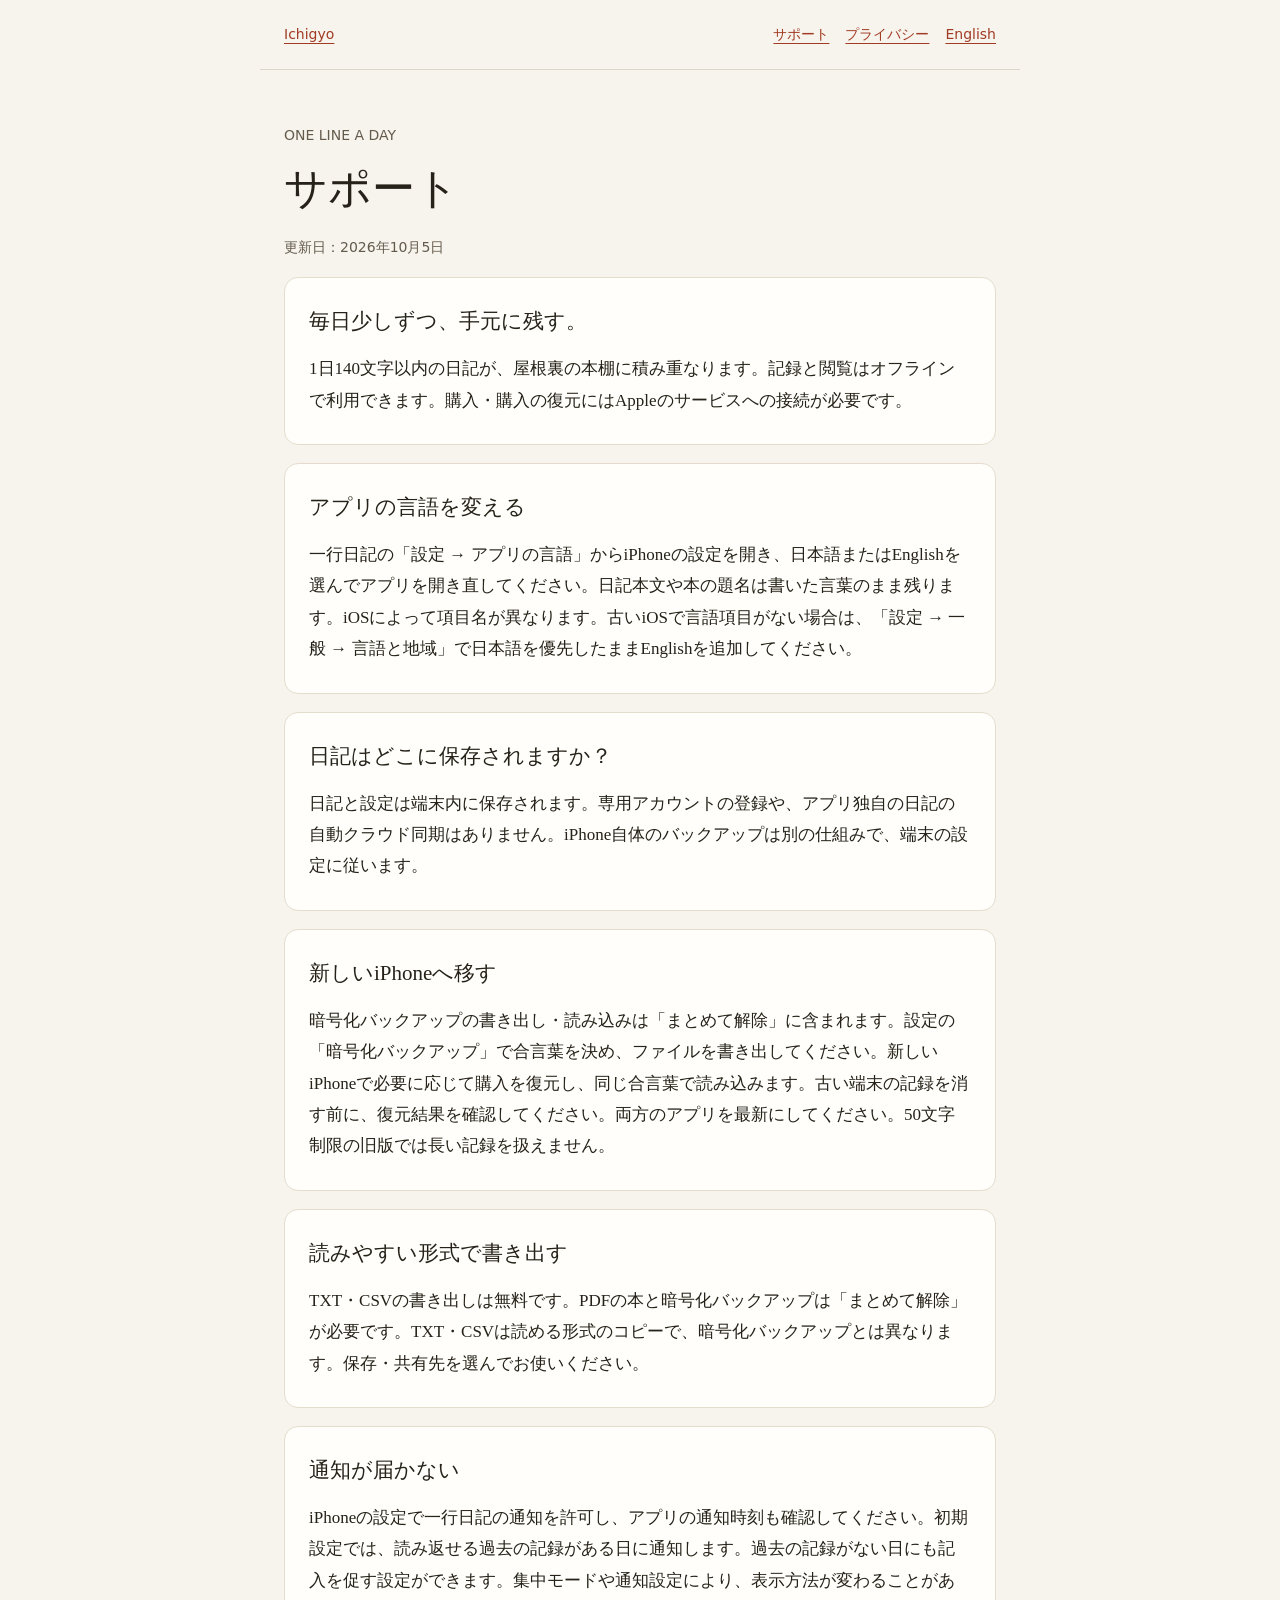
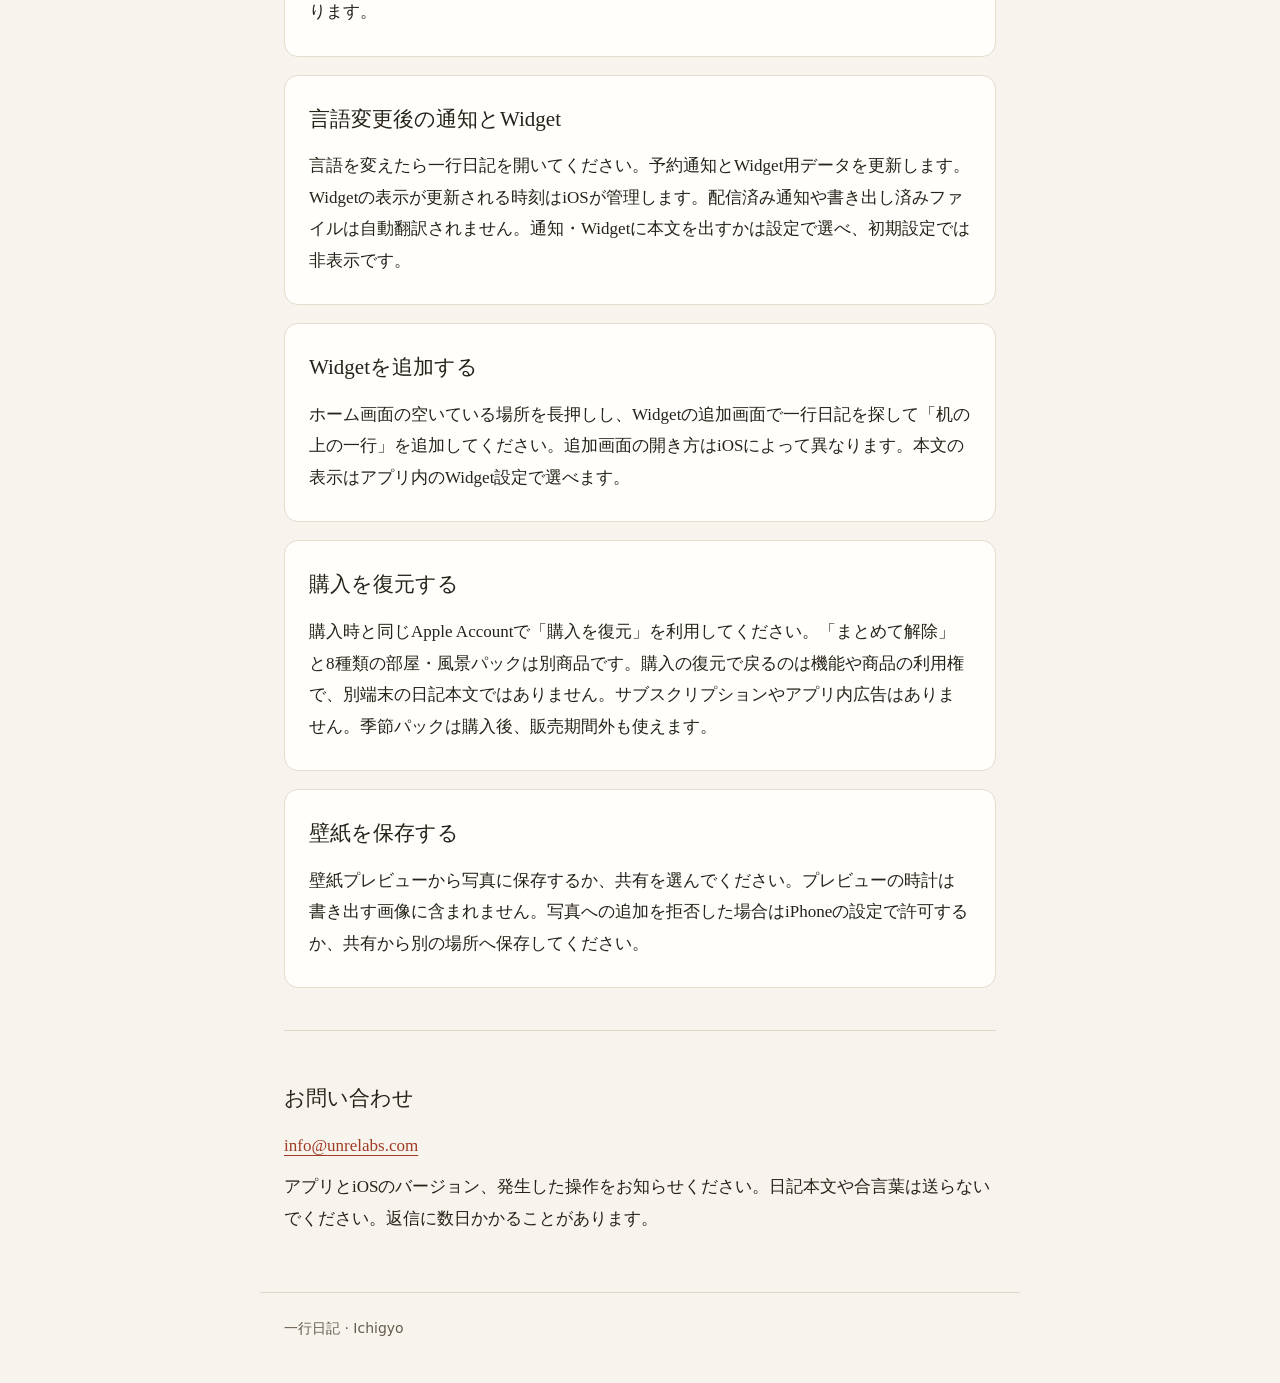
<file: index.html>
<!doctype html><html lang="ja"><head><meta charset="utf-8"><meta name="viewport" content="width=device-width,initial-scale=1"><title>Ichigyo — サポート</title><meta name="description" content="サポート for Ichigyo, a private one-line diary."><link rel="stylesheet" href="style.css"></head><body><a class="skip" href="#content">本文へ</a><header><a href="index.html">Ichigyo</a><nav aria-label="案内"><a href="index.html">サポート</a><a href="privacy.html">プライバシー</a><a href="en/index.html" lang="en" hreflang="en">English</a></nav></header><main id="content"><p class="eyebrow">ONE LINE A DAY</p><h1>サポート</h1><p class="date">更新日：2026年10月5日</p><section class="card"><h2>毎日少しずつ、手元に残す。</h2><p>1日140文字以内の日記が、屋根裏の本棚に積み重なります。記録と閲覧はオフラインで利用できます。購入・購入の復元にはAppleのサービスへの接続が必要です。</p></section><section class="card"><h2>アプリの言語を変える</h2><p>一行日記の「設定 → アプリの言語」からiPhoneの設定を開き、日本語またはEnglishを選んでアプリを開き直してください。日記本文や本の題名は書いた言葉のまま残ります。iOSによって項目名が異なります。古いiOSで言語項目がない場合は、「設定 → 一般 → 言語と地域」で日本語を優先したままEnglishを追加してください。</p></section><section class="card"><h2>日記はどこに保存されますか？</h2><p>日記と設定は端末内に保存されます。専用アカウントの登録や、アプリ独自の日記の自動クラウド同期はありません。iPhone自体のバックアップは別の仕組みで、端末の設定に従います。</p></section><section class="card"><h2>新しいiPhoneへ移す</h2><p>暗号化バックアップの書き出し・読み込みは「まとめて解除」に含まれます。設定の「暗号化バックアップ」で合言葉を決め、ファイルを書き出してください。新しいiPhoneで必要に応じて購入を復元し、同じ合言葉で読み込みます。古い端末の記録を消す前に、復元結果を確認してください。両方のアプリを最新にしてください。50文字制限の旧版では長い記録を扱えません。</p></section><section class="card"><h2>読みやすい形式で書き出す</h2><p>TXT・CSVの書き出しは無料です。PDFの本と暗号化バックアップは「まとめて解除」が必要です。TXT・CSVは読める形式のコピーで、暗号化バックアップとは異なります。保存・共有先を選んでお使いください。</p></section><section class="card"><h2>通知が届かない</h2><p>iPhoneの設定で一行日記の通知を許可し、アプリの通知時刻も確認してください。初期設定では、読み返せる過去の記録がある日に通知します。過去の記録がない日にも記入を促す設定ができます。集中モードや通知設定により、表示方法が変わることがあります。</p></section><section class="card"><h2>言語変更後の通知とWidget</h2><p>言語を変えたら一行日記を開いてください。予約通知とWidget用データを更新します。Widgetの表示が更新される時刻はiOSが管理します。配信済み通知や書き出し済みファイルは自動翻訳されません。通知・Widgetに本文を出すかは設定で選べ、初期設定では非表示です。</p></section><section class="card"><h2>Widgetを追加する</h2><p>ホーム画面の空いている場所を長押しし、Widgetの追加画面で一行日記を探して「机の上の一行」を追加してください。追加画面の開き方はiOSによって異なります。本文の表示はアプリ内のWidget設定で選べます。</p></section><section class="card"><h2>購入を復元する</h2><p>購入時と同じApple Accountで「購入を復元」を利用してください。「まとめて解除」と8種類の部屋・風景パックは別商品です。購入の復元で戻るのは機能や商品の利用権で、別端末の日記本文ではありません。サブスクリプションやアプリ内広告はありません。季節パックは購入後、販売期間外も使えます。</p></section><section class="card"><h2>壁紙を保存する</h2><p>壁紙プレビューから写真に保存するか、共有を選んでください。プレビューの時計は書き出す画像に含まれません。写真への追加を拒否した場合はiPhoneの設定で許可するか、共有から別の場所へ保存してください。</p></section><section class="contact"><h2>お問い合わせ</h2><p><a href="mailto:info@unrelabs.com">info@unrelabs.com</a></p><p>アプリとiOSのバージョン、発生した操作をお知らせください。日記本文や合言葉は送らないでください。返信に数日かかることがあります。</p></section></main><footer>一行日記 · Ichigyo</footer></body></html>
</file>
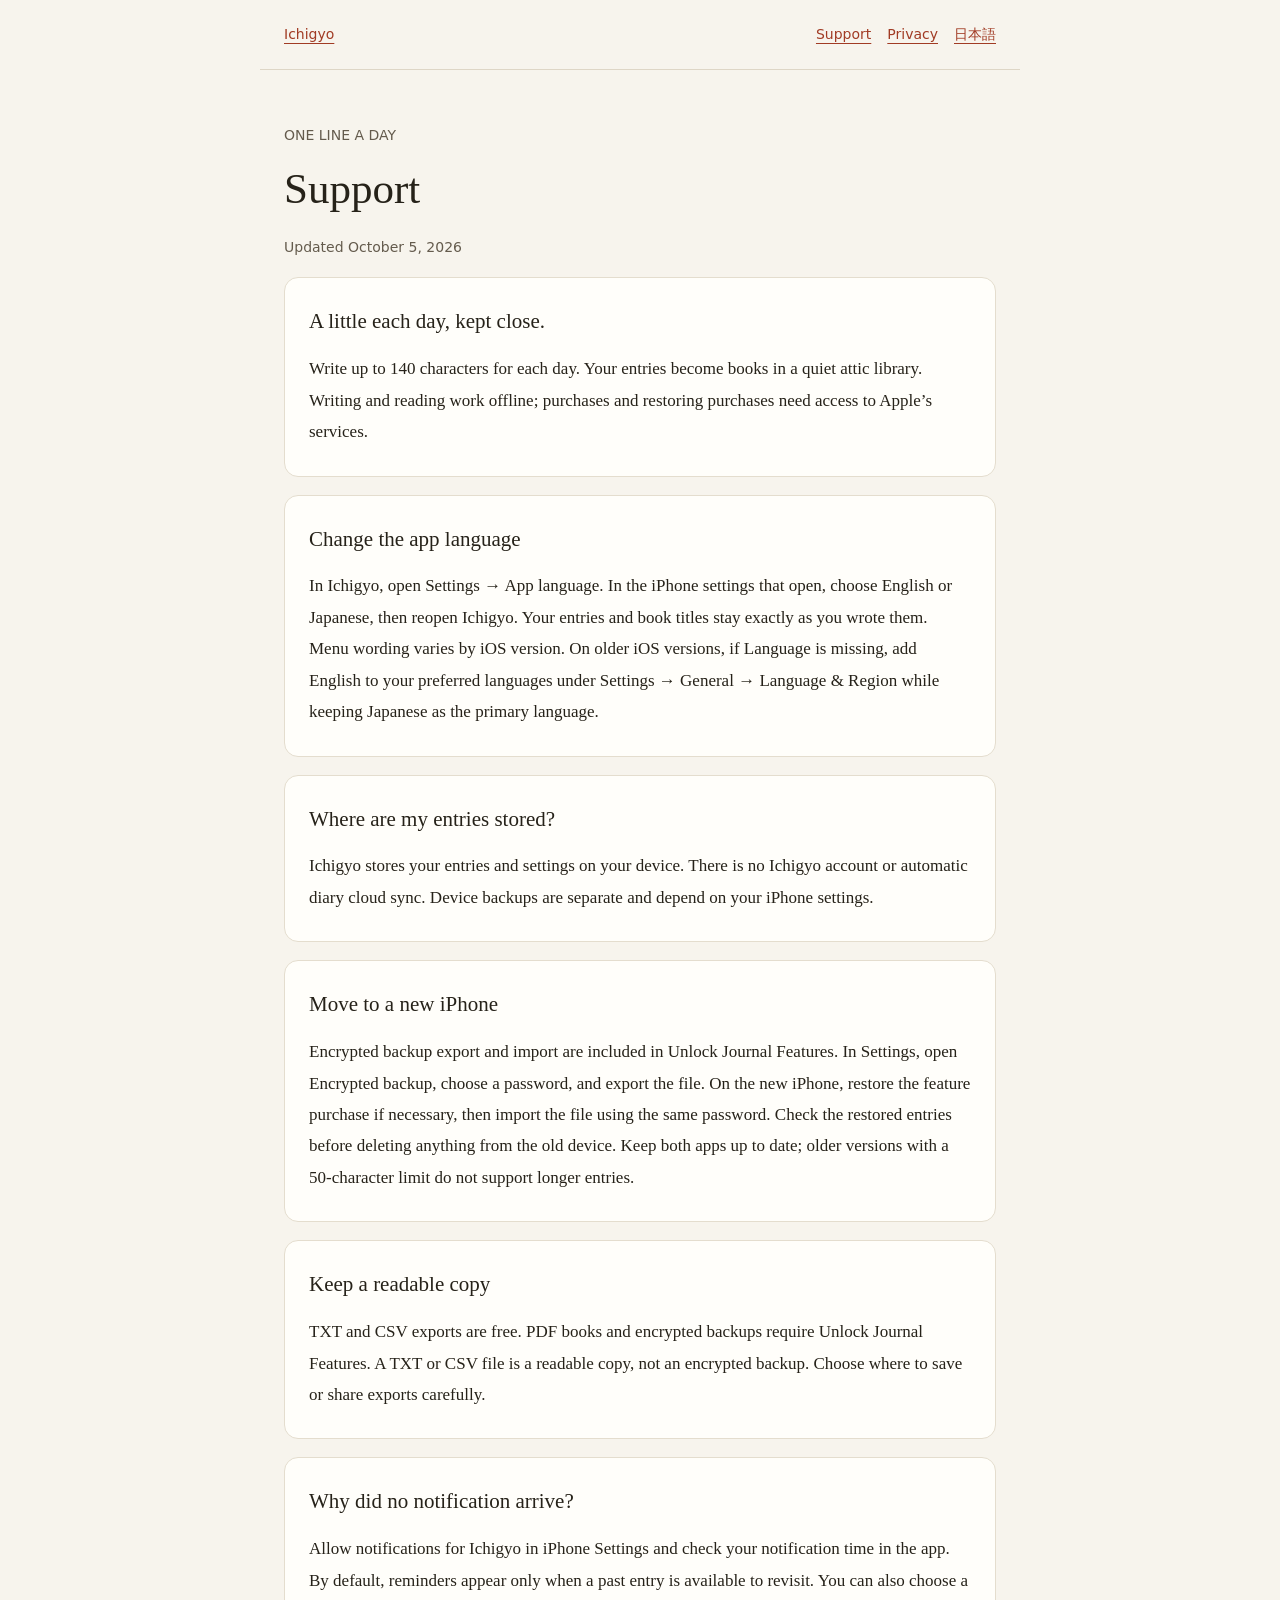
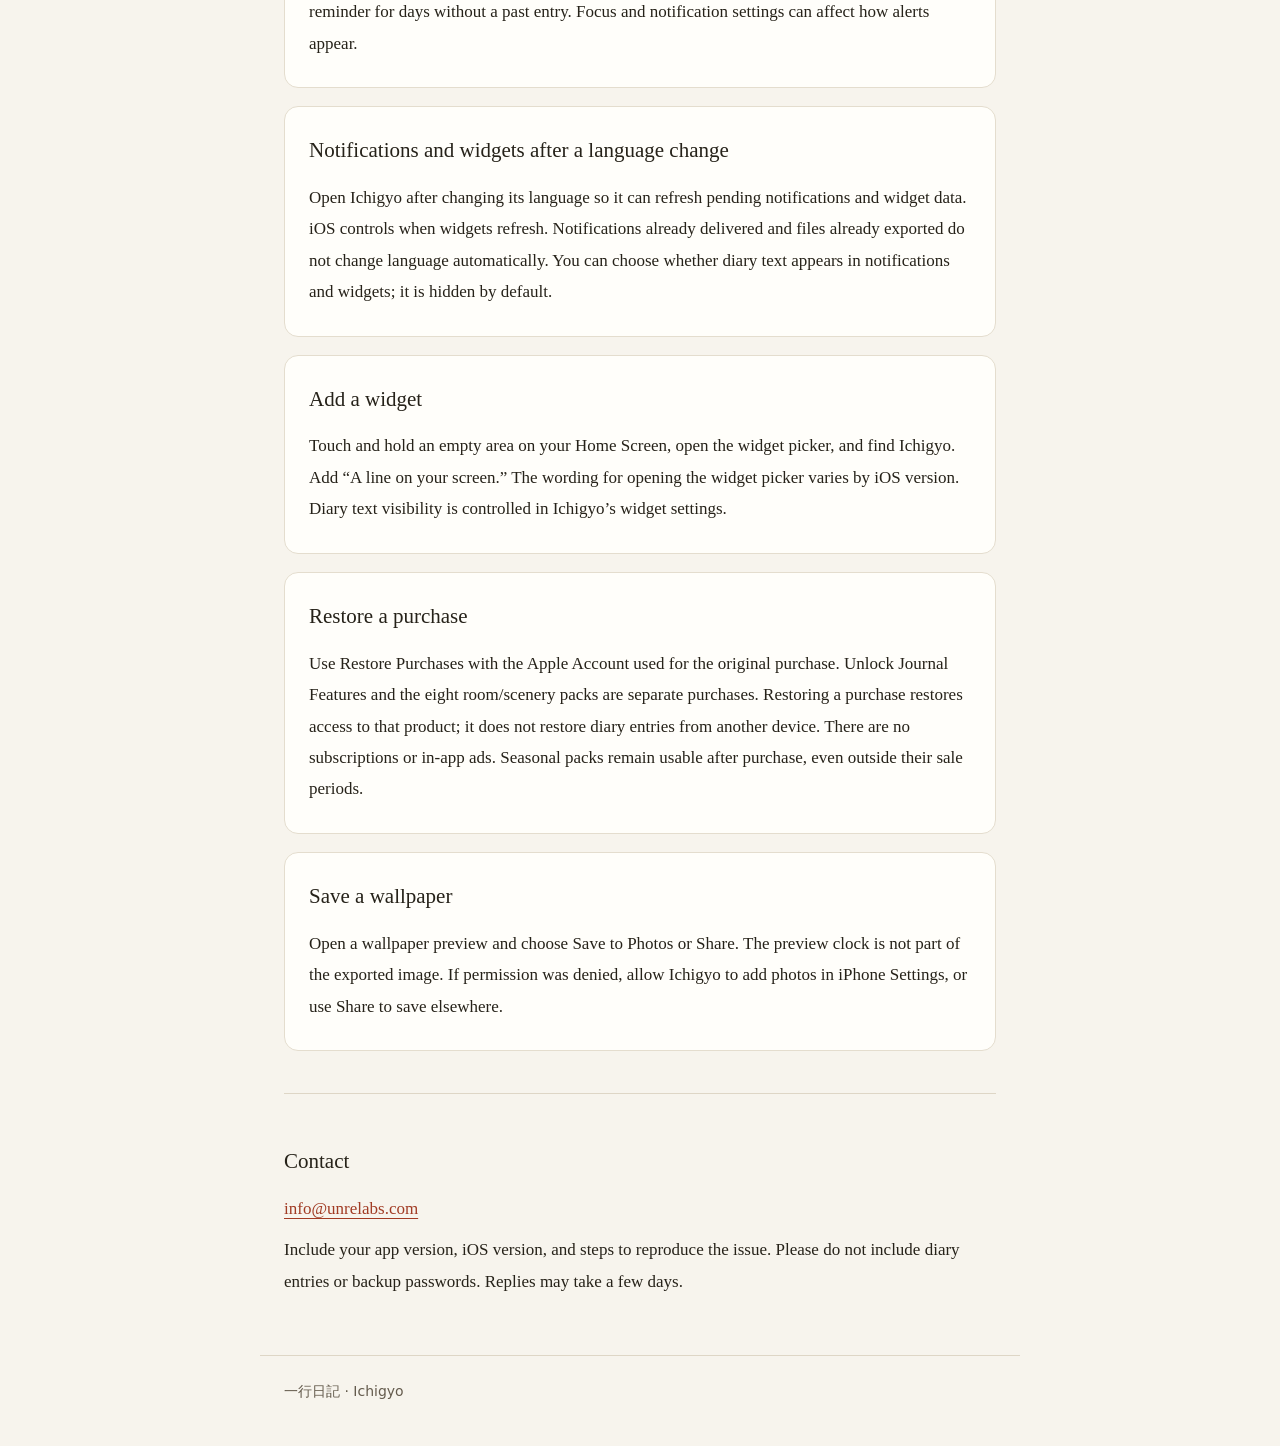
<file: en/index.html>
<!doctype html><html lang="en"><head><meta charset="utf-8"><meta name="viewport" content="width=device-width,initial-scale=1"><title>Ichigyo — Support</title><meta name="description" content="Support for Ichigyo, a private one-line diary."><link rel="stylesheet" href="../style.css"></head><body><a class="skip" href="#content">Skip to content</a><header><a href="index.html">Ichigyo</a><nav aria-label="Navigation"><a href="index.html">Support</a><a href="privacy.html">Privacy</a><a href="../index.html" lang="ja" hreflang="ja">日本語</a></nav></header><main id="content"><p class="eyebrow">ONE LINE A DAY</p><h1>Support</h1><p class="date">Updated October 5, 2026</p><section class="card"><h2>A little each day, kept close.</h2><p>Write up to 140 characters for each day. Your entries become books in a quiet attic library. Writing and reading work offline; purchases and restoring purchases need access to Apple’s services.</p></section><section class="card"><h2>Change the app language</h2><p>In Ichigyo, open Settings → App language. In the iPhone settings that open, choose English or Japanese, then reopen Ichigyo. Your entries and book titles stay exactly as you wrote them. Menu wording varies by iOS version. On older iOS versions, if Language is missing, add English to your preferred languages under Settings → General → Language &amp; Region while keeping Japanese as the primary language.</p></section><section class="card"><h2>Where are my entries stored?</h2><p>Ichigyo stores your entries and settings on your device. There is no Ichigyo account or automatic diary cloud sync. Device backups are separate and depend on your iPhone settings.</p></section><section class="card"><h2>Move to a new iPhone</h2><p>Encrypted backup export and import are included in Unlock Journal Features. In Settings, open Encrypted backup, choose a password, and export the file. On the new iPhone, restore the feature purchase if necessary, then import the file using the same password. Check the restored entries before deleting anything from the old device. Keep both apps up to date; older versions with a 50-character limit do not support longer entries.</p></section><section class="card"><h2>Keep a readable copy</h2><p>TXT and CSV exports are free. PDF books and encrypted backups require Unlock Journal Features. A TXT or CSV file is a readable copy, not an encrypted backup. Choose where to save or share exports carefully.</p></section><section class="card"><h2>Why did no notification arrive?</h2><p>Allow notifications for Ichigyo in iPhone Settings and check your notification time in the app. By default, reminders appear only when a past entry is available to revisit. You can also choose a reminder for days without a past entry. Focus and notification settings can affect how alerts appear.</p></section><section class="card"><h2>Notifications and widgets after a language change</h2><p>Open Ichigyo after changing its language so it can refresh pending notifications and widget data. iOS controls when widgets refresh. Notifications already delivered and files already exported do not change language automatically. You can choose whether diary text appears in notifications and widgets; it is hidden by default.</p></section><section class="card"><h2>Add a widget</h2><p>Touch and hold an empty area on your Home Screen, open the widget picker, and find Ichigyo. Add “A line on your screen.” The wording for opening the widget picker varies by iOS version. Diary text visibility is controlled in Ichigyo’s widget settings.</p></section><section class="card"><h2>Restore a purchase</h2><p>Use Restore Purchases with the Apple Account used for the original purchase. Unlock Journal Features and the eight room/scenery packs are separate purchases. Restoring a purchase restores access to that product; it does not restore diary entries from another device. There are no subscriptions or in-app ads. Seasonal packs remain usable after purchase, even outside their sale periods.</p></section><section class="card"><h2>Save a wallpaper</h2><p>Open a wallpaper preview and choose Save to Photos or Share. The preview clock is not part of the exported image. If permission was denied, allow Ichigyo to add photos in iPhone Settings, or use Share to save elsewhere.</p></section><section class="contact"><h2>Contact</h2><p><a href="mailto:info@unrelabs.com">info@unrelabs.com</a></p><p>Include your app version, iOS version, and steps to reproduce the issue. Please do not include diary entries or backup passwords. Replies may take a few days.</p></section></main><footer>一行日記 · Ichigyo</footer></body></html>
</file>
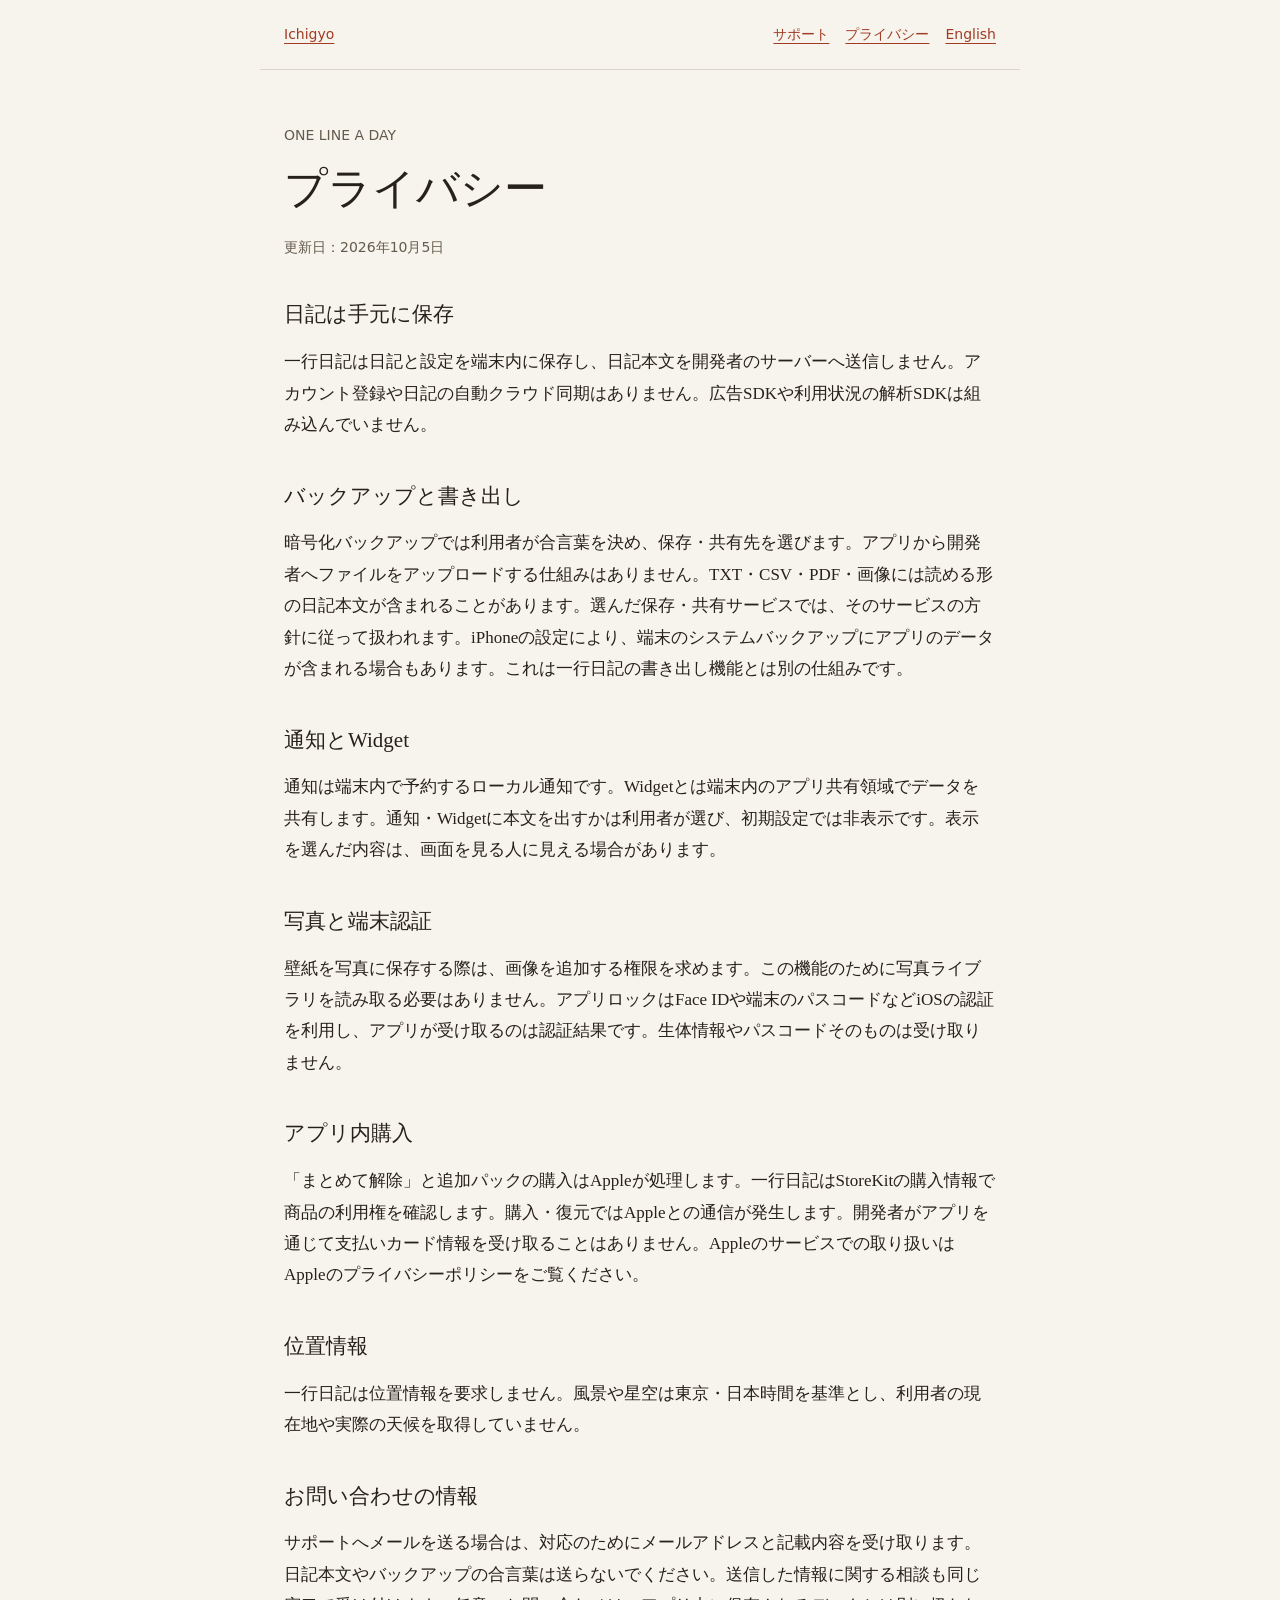
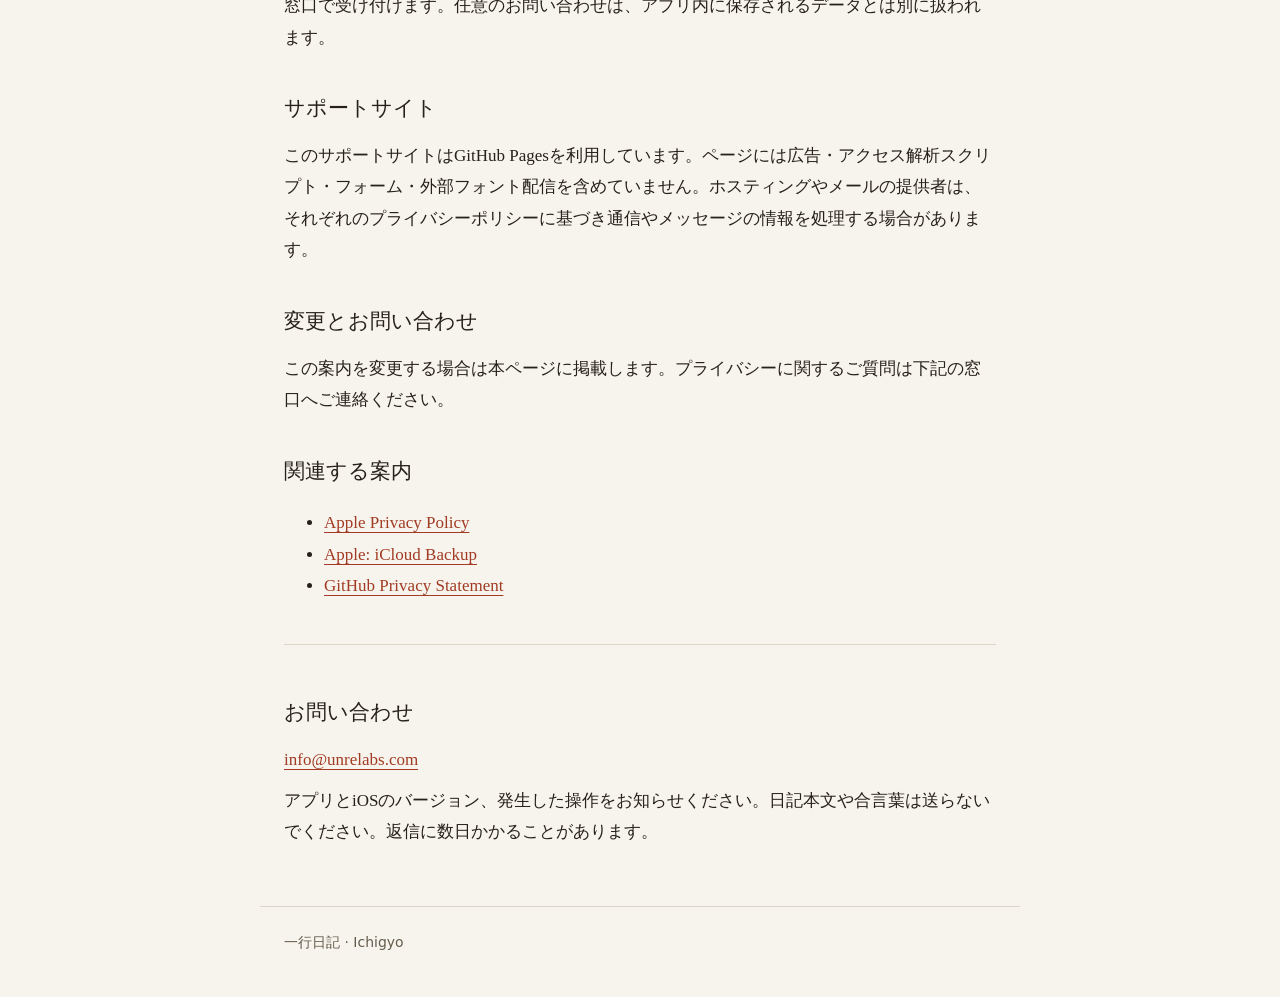
<file: privacy.html>
<!doctype html><html lang="ja"><head><meta charset="utf-8"><meta name="viewport" content="width=device-width,initial-scale=1"><title>Ichigyo — プライバシー</title><meta name="description" content="プライバシー for Ichigyo, a private one-line diary."><link rel="stylesheet" href="style.css"></head><body><a class="skip" href="#content">本文へ</a><header><a href="index.html">Ichigyo</a><nav aria-label="案内"><a href="index.html">サポート</a><a href="privacy.html">プライバシー</a><a href="en/privacy.html" lang="en" hreflang="en">English</a></nav></header><main id="content"><p class="eyebrow">ONE LINE A DAY</p><h1>プライバシー</h1><p class="date">更新日：2026年10月5日</p><section class="section"><h2>日記は手元に保存</h2><p>一行日記は日記と設定を端末内に保存し、日記本文を開発者のサーバーへ送信しません。アカウント登録や日記の自動クラウド同期はありません。広告SDKや利用状況の解析SDKは組み込んでいません。</p></section><section class="section"><h2>バックアップと書き出し</h2><p>暗号化バックアップでは利用者が合言葉を決め、保存・共有先を選びます。アプリから開発者へファイルをアップロードする仕組みはありません。TXT・CSV・PDF・画像には読める形の日記本文が含まれることがあります。選んだ保存・共有サービスでは、そのサービスの方針に従って扱われます。iPhoneの設定により、端末のシステムバックアップにアプリのデータが含まれる場合もあります。これは一行日記の書き出し機能とは別の仕組みです。</p></section><section class="section"><h2>通知とWidget</h2><p>通知は端末内で予約するローカル通知です。Widgetとは端末内のアプリ共有領域でデータを共有します。通知・Widgetに本文を出すかは利用者が選び、初期設定では非表示です。表示を選んだ内容は、画面を見る人に見える場合があります。</p></section><section class="section"><h2>写真と端末認証</h2><p>壁紙を写真に保存する際は、画像を追加する権限を求めます。この機能のために写真ライブラリを読み取る必要はありません。アプリロックはFace IDや端末のパスコードなどiOSの認証を利用し、アプリが受け取るのは認証結果です。生体情報やパスコードそのものは受け取りません。</p></section><section class="section"><h2>アプリ内購入</h2><p>「まとめて解除」と追加パックの購入はAppleが処理します。一行日記はStoreKitの購入情報で商品の利用権を確認します。購入・復元ではAppleとの通信が発生します。開発者がアプリを通じて支払いカード情報を受け取ることはありません。Appleのサービスでの取り扱いはAppleのプライバシーポリシーをご覧ください。</p></section><section class="section"><h2>位置情報</h2><p>一行日記は位置情報を要求しません。風景や星空は東京・日本時間を基準とし、利用者の現在地や実際の天候を取得していません。</p></section><section class="section"><h2>お問い合わせの情報</h2><p>サポートへメールを送る場合は、対応のためにメールアドレスと記載内容を受け取ります。日記本文やバックアップの合言葉は送らないでください。送信した情報に関する相談も同じ窓口で受け付けます。任意のお問い合わせは、アプリ内に保存されるデータとは別に扱われます。</p></section><section class="section"><h2>サポートサイト</h2><p>このサポートサイトはGitHub Pagesを利用しています。ページには広告・アクセス解析スクリプト・フォーム・外部フォント配信を含めていません。ホスティングやメールの提供者は、それぞれのプライバシーポリシーに基づき通信やメッセージの情報を処理する場合があります。</p></section><section class="section"><h2>変更とお問い合わせ</h2><p>この案内を変更する場合は本ページに掲載します。プライバシーに関するご質問は下記の窓口へご連絡ください。</p></section><h2>関連する案内</h2><ul><li><a href="https://www.apple.com/legal/privacy/">Apple Privacy Policy</a></li><li><a href="https://support.apple.com/en-us/108770">Apple: iCloud Backup</a></li><li><a href="https://docs.github.com/en/site-policy/privacy-policies/github-general-privacy-statement">GitHub Privacy Statement</a></li></ul><section class="contact"><h2>お問い合わせ</h2><p><a href="mailto:info@unrelabs.com">info@unrelabs.com</a></p><p>アプリとiOSのバージョン、発生した操作をお知らせください。日記本文や合言葉は送らないでください。返信に数日かかることがあります。</p></section></main><footer>一行日記 · Ichigyo</footer></body></html>
</file>
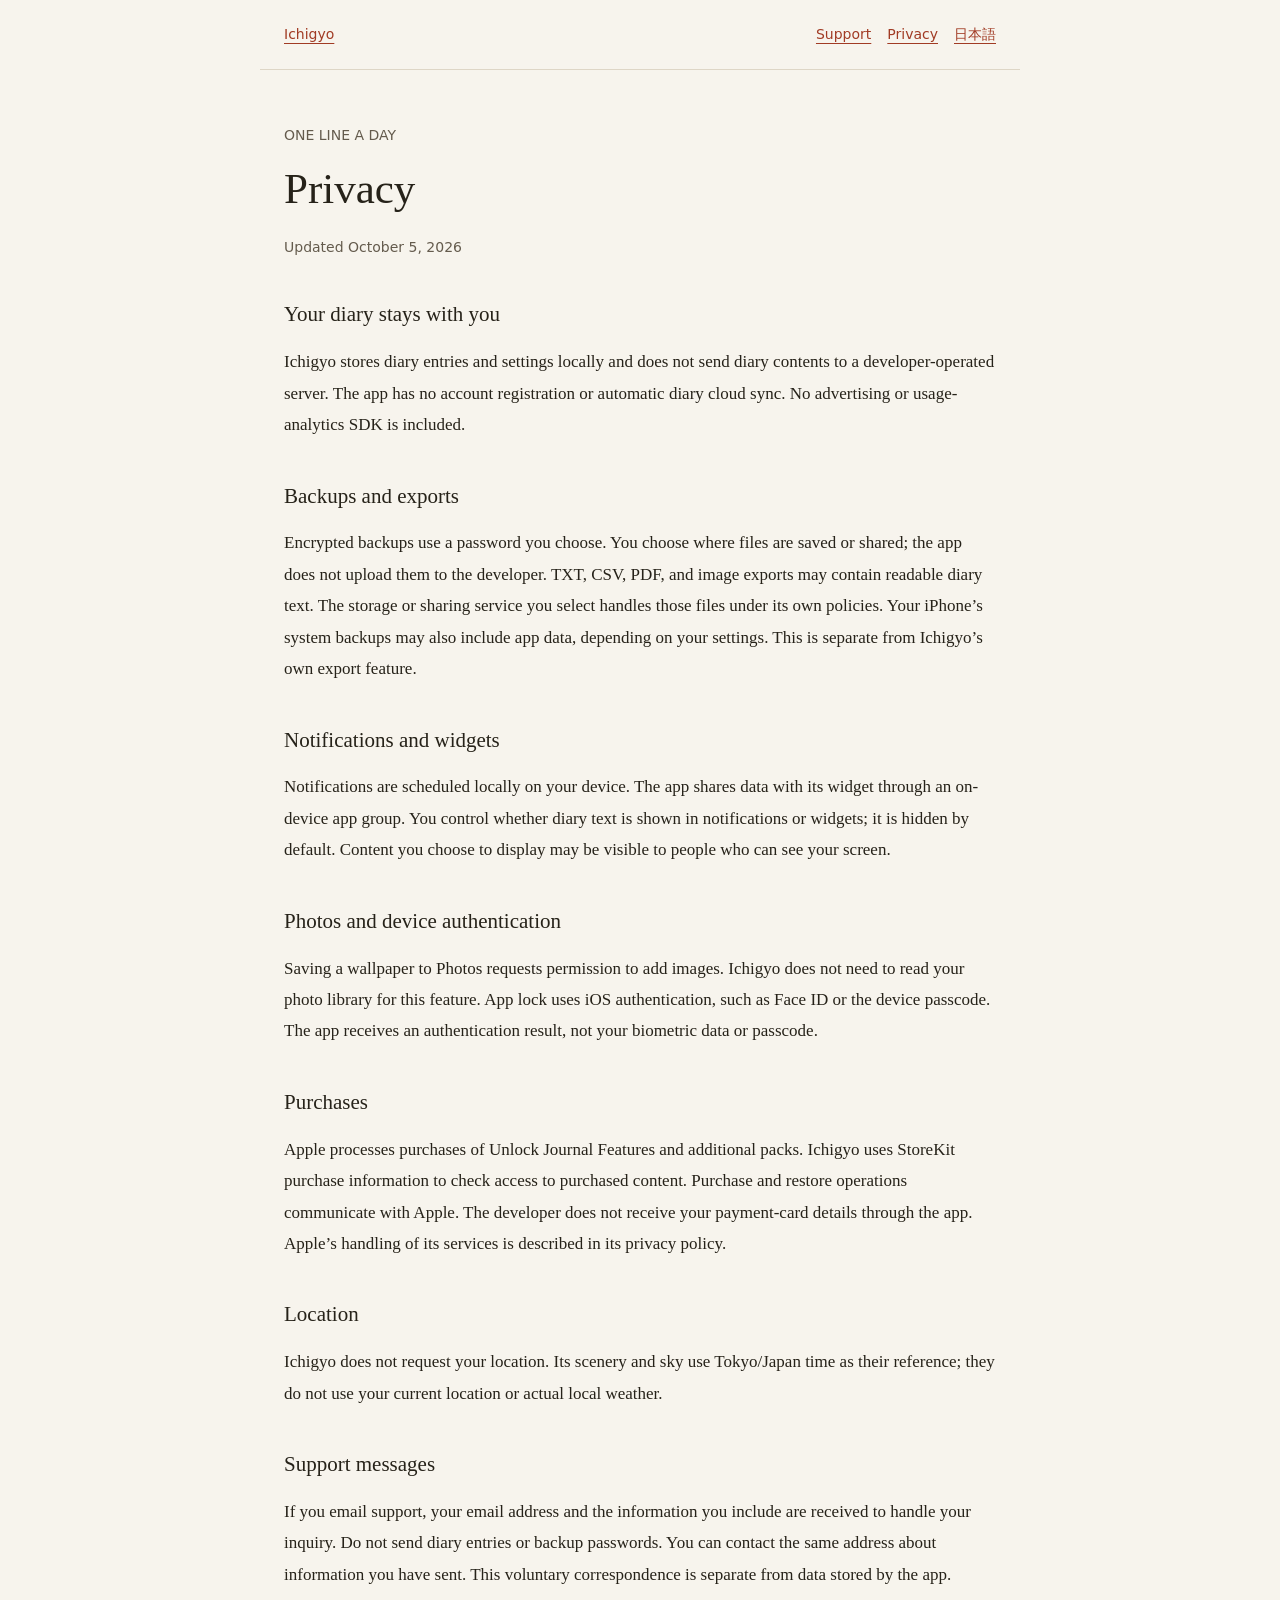
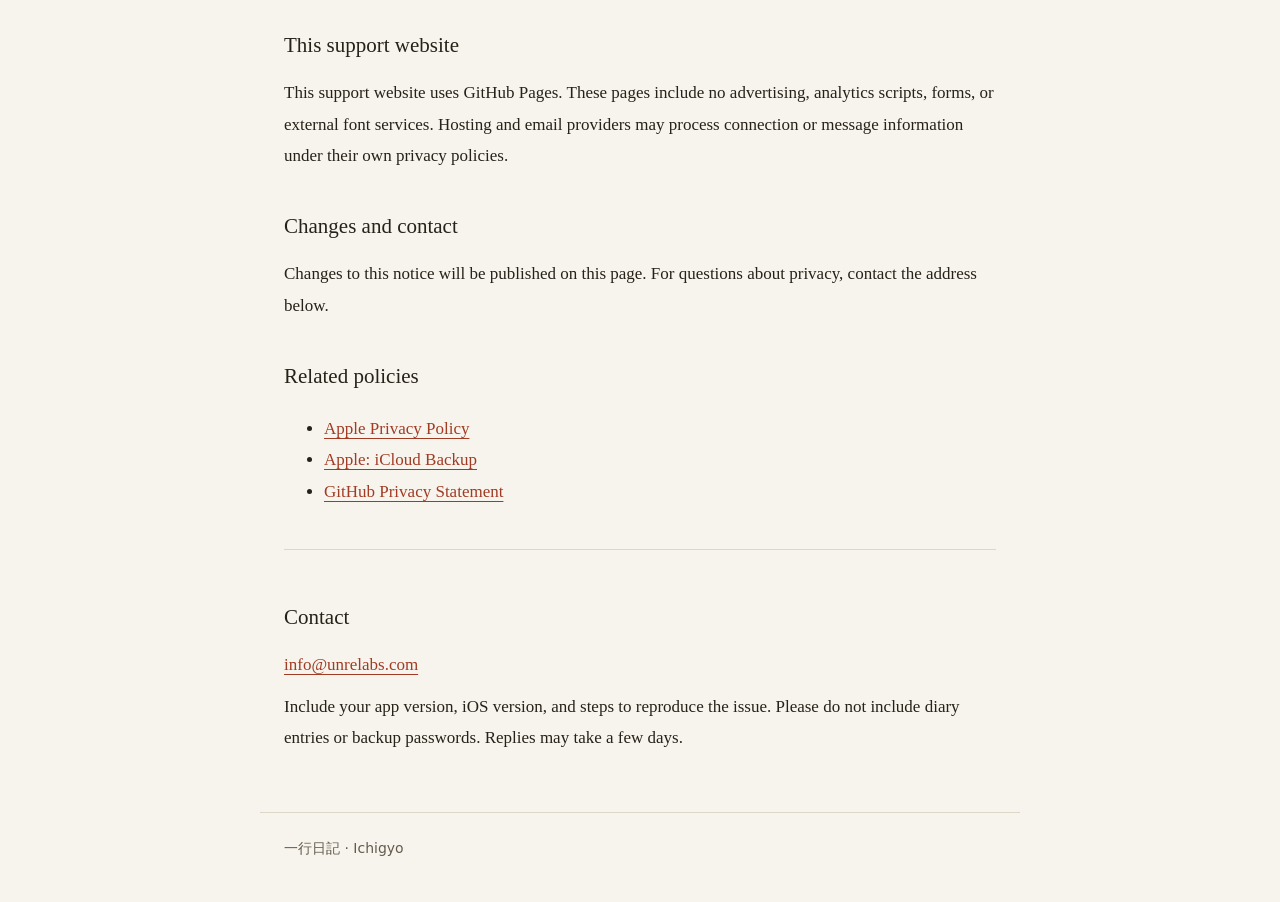
<file: en/privacy.html>
<!doctype html><html lang="en"><head><meta charset="utf-8"><meta name="viewport" content="width=device-width,initial-scale=1"><title>Ichigyo — Privacy</title><meta name="description" content="Privacy for Ichigyo, a private one-line diary."><link rel="stylesheet" href="../style.css"></head><body><a class="skip" href="#content">Skip to content</a><header><a href="index.html">Ichigyo</a><nav aria-label="Navigation"><a href="index.html">Support</a><a href="privacy.html">Privacy</a><a href="../privacy.html" lang="ja" hreflang="ja">日本語</a></nav></header><main id="content"><p class="eyebrow">ONE LINE A DAY</p><h1>Privacy</h1><p class="date">Updated October 5, 2026</p><section class="section"><h2>Your diary stays with you</h2><p>Ichigyo stores diary entries and settings locally and does not send diary contents to a developer-operated server. The app has no account registration or automatic diary cloud sync. No advertising or usage-analytics SDK is included.</p></section><section class="section"><h2>Backups and exports</h2><p>Encrypted backups use a password you choose. You choose where files are saved or shared; the app does not upload them to the developer. TXT, CSV, PDF, and image exports may contain readable diary text. The storage or sharing service you select handles those files under its own policies. Your iPhone’s system backups may also include app data, depending on your settings. This is separate from Ichigyo’s own export feature.</p></section><section class="section"><h2>Notifications and widgets</h2><p>Notifications are scheduled locally on your device. The app shares data with its widget through an on-device app group. You control whether diary text is shown in notifications or widgets; it is hidden by default. Content you choose to display may be visible to people who can see your screen.</p></section><section class="section"><h2>Photos and device authentication</h2><p>Saving a wallpaper to Photos requests permission to add images. Ichigyo does not need to read your photo library for this feature. App lock uses iOS authentication, such as Face ID or the device passcode. The app receives an authentication result, not your biometric data or passcode.</p></section><section class="section"><h2>Purchases</h2><p>Apple processes purchases of Unlock Journal Features and additional packs. Ichigyo uses StoreKit purchase information to check access to purchased content. Purchase and restore operations communicate with Apple. The developer does not receive your payment-card details through the app. Apple’s handling of its services is described in its privacy policy.</p></section><section class="section"><h2>Location</h2><p>Ichigyo does not request your location. Its scenery and sky use Tokyo/Japan time as their reference; they do not use your current location or actual local weather.</p></section><section class="section"><h2>Support messages</h2><p>If you email support, your email address and the information you include are received to handle your inquiry. Do not send diary entries or backup passwords. You can contact the same address about information you have sent. This voluntary correspondence is separate from data stored by the app.</p></section><section class="section"><h2>This support website</h2><p>This support website uses GitHub Pages. These pages include no advertising, analytics scripts, forms, or external font services. Hosting and email providers may process connection or message information under their own privacy policies.</p></section><section class="section"><h2>Changes and contact</h2><p>Changes to this notice will be published on this page. For questions about privacy, contact the address below.</p></section><h2>Related policies</h2><ul><li><a href="https://www.apple.com/legal/privacy/">Apple Privacy Policy</a></li><li><a href="https://support.apple.com/en-us/108770">Apple: iCloud Backup</a></li><li><a href="https://docs.github.com/en/site-policy/privacy-policies/github-general-privacy-statement">GitHub Privacy Statement</a></li></ul><section class="contact"><h2>Contact</h2><p><a href="mailto:info@unrelabs.com">info@unrelabs.com</a></p><p>Include your app version, iOS version, and steps to reproduce the issue. Please do not include diary entries or backup passwords. Replies may take a few days.</p></section></main><footer>一行日記 · Ichigyo</footer></body></html>
</file>
<file: style.css>
*{box-sizing:border-box}body{margin:0;background:#f7f4ed;color:#262219;font:17px/1.85 Georgia,"Hiragino Mincho ProN",serif}main,header,footer{max-width:760px;margin:auto;padding:24px}header{display:flex;justify-content:space-between;align-items:center;gap:16px;font:14px/1.5 system-ui,sans-serif;border-bottom:1px solid #ded6c6}main{padding-top:44px;padding-bottom:48px}h1{font-size:clamp(30px,7vw,43px);font-weight:500;line-height:1.25;margin:14px 0 20px}h2{font-size:21px;font-weight:500;margin:36px 0 12px}p{margin:10px 0}a{color:#a13b24;text-underline-offset:4px;overflow-wrap:anywhere}a:focus-visible{outline:3px solid #a13b24;outline-offset:5px}nav{display:flex;gap:16px;flex-wrap:wrap}.lead{color:#645b4d;font-size:19px}.eyebrow,.date,footer{font:14px/1.7 system-ui,sans-serif;color:#645b4d}.card{background:#fffefa;border:1px solid #e4ddce;border-radius:14px;padding:6px 24px 18px;margin:18px 0}.card h2{margin-top:18px}.contact{border-top:1px solid #ded6c6;margin-top:42px;padding-top:12px}footer{border-top:1px solid #ded6c6;padding-bottom:42px}.skip{position:absolute;left:-9999px}.skip:focus{left:16px;top:12px;background:white;padding:12px}@media(max-width:420px){main,header,footer{padding-left:20px;padding-right:20px}.card{padding-left:18px;padding-right:18px}}
</file>
